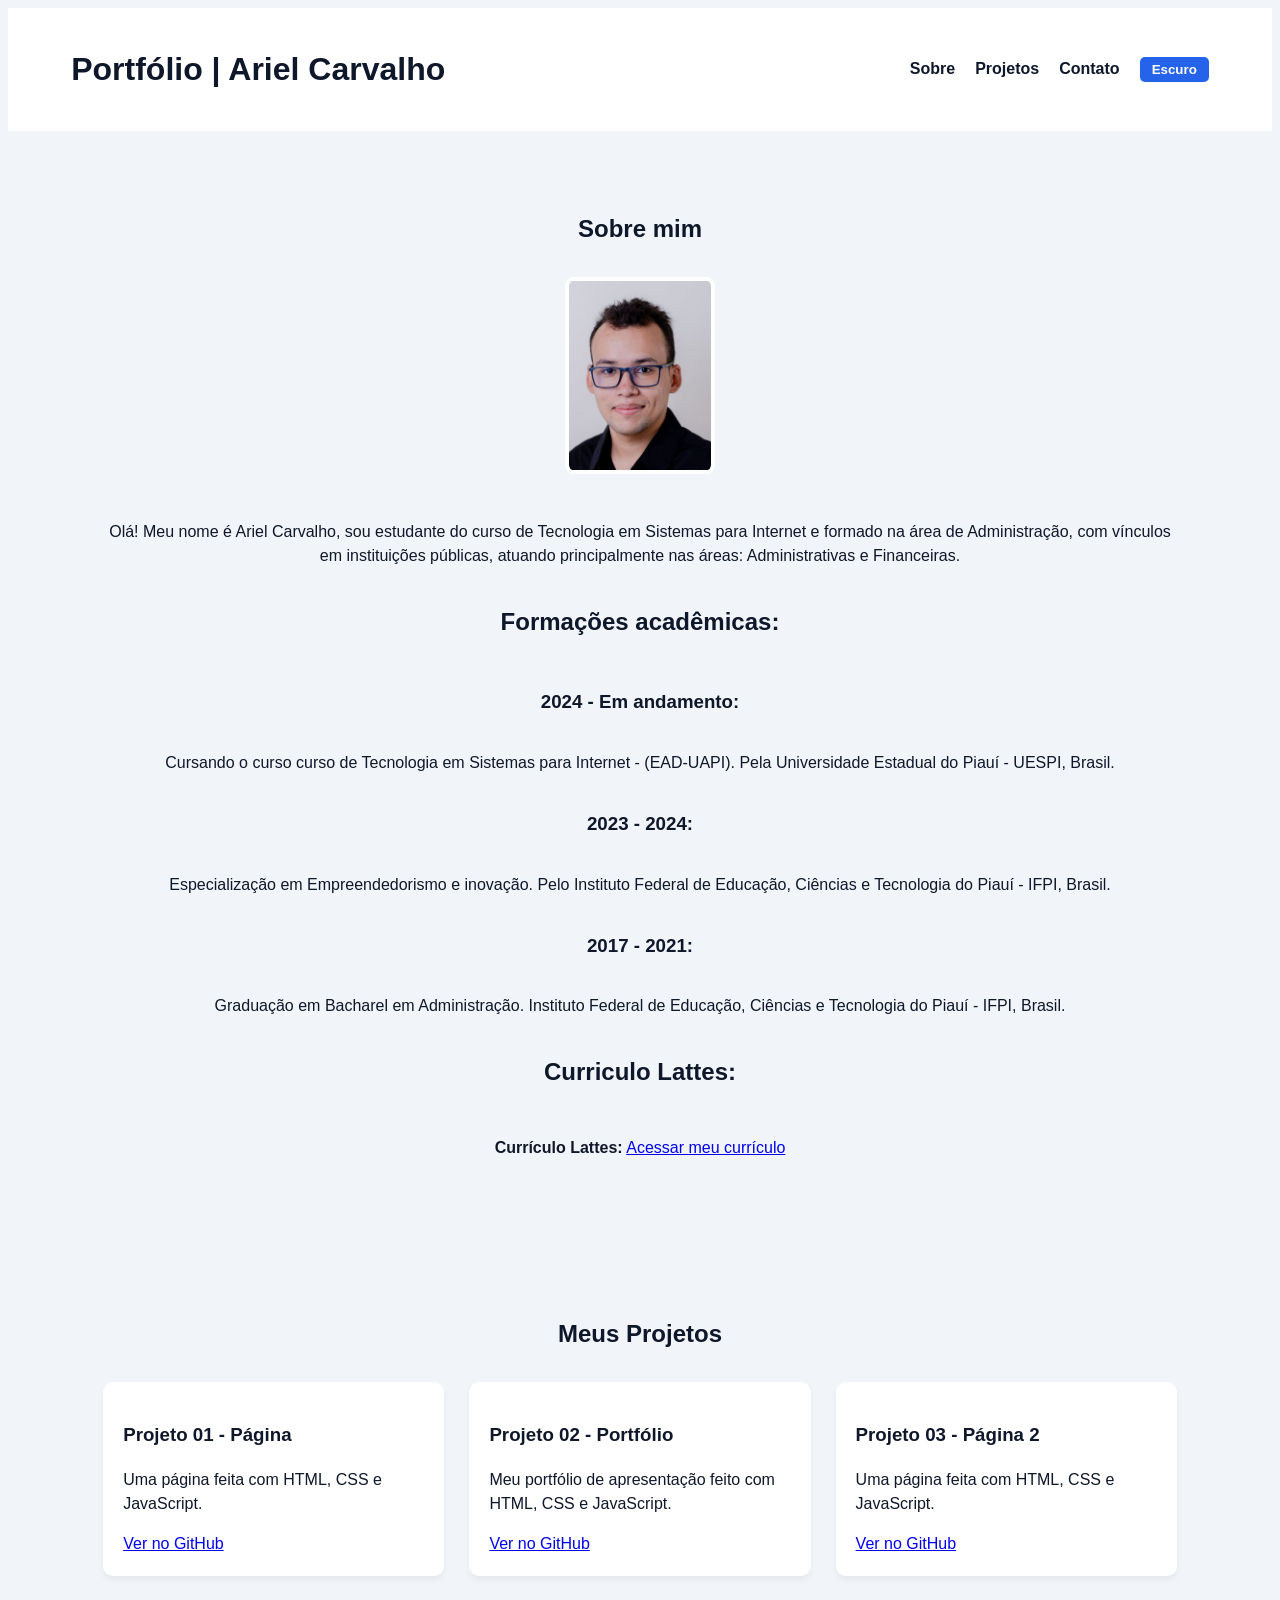
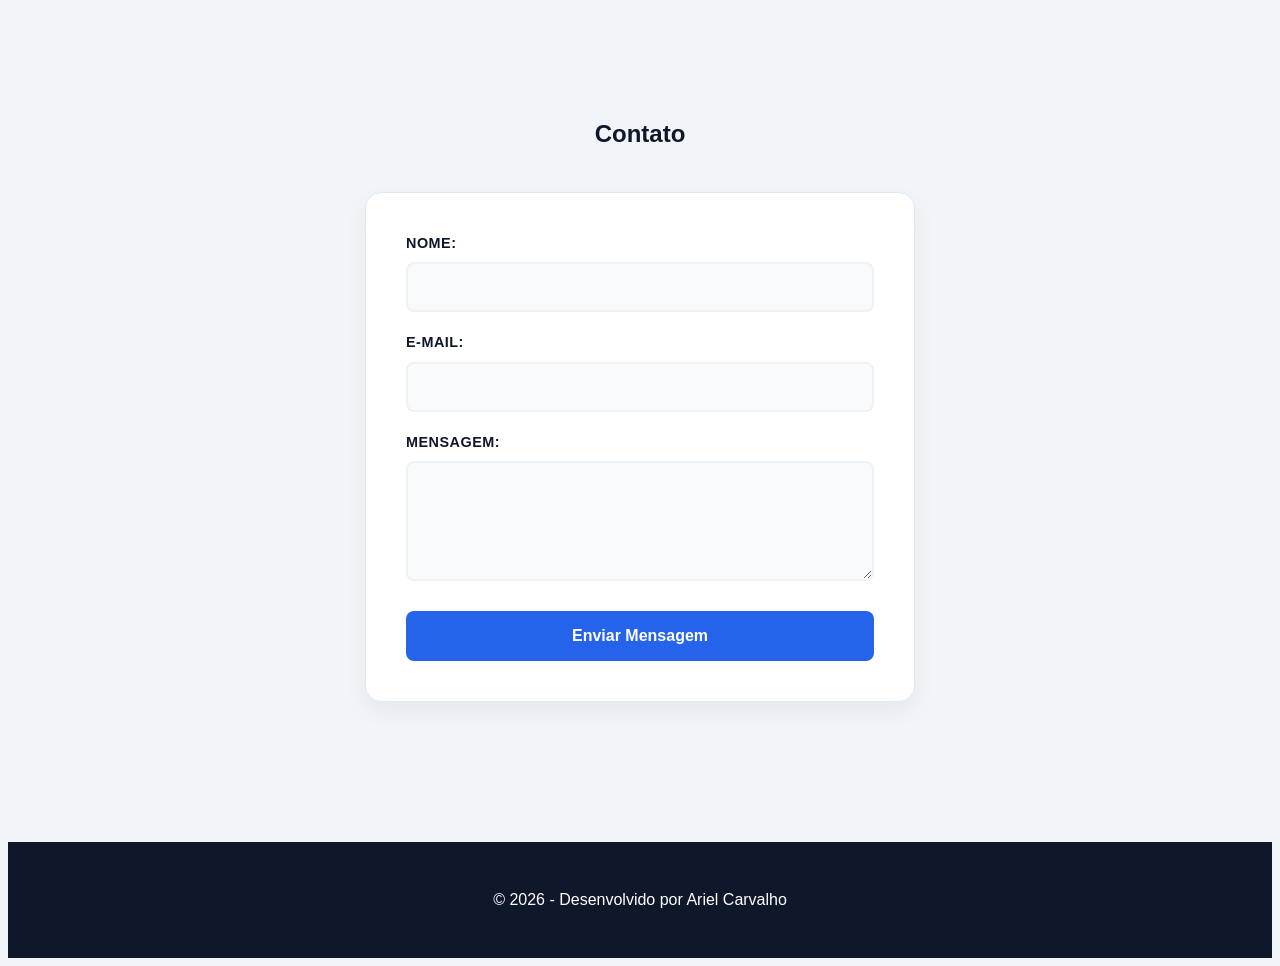
<file: index.html>
<!DOCTYPE html>
<html lang="pt-br">
<head>
    <meta charset="UTF-8">
    <meta name="viewport" content="width=device-width, initial-scale=1.0">
    <title>Portfólio | Ariel Carvalho</title>    
    <link rel="stylesheet" href="style12.css">
</head>
<body>
    <header>
        <h1>Portfólio | Ariel Carvalho</h1>
        <nav>
            <ul>
                <li><a href="#sobre">Sobre</a></li>
                <li><a href="#projetos">Projetos</a></li>
                <li><a href="#contato">Contato</a></li>
                <li><button id="btn-tema">Escuro</button></li>
            </ul>
        </nav>
    </header>

    <main>
        <section id="sobre">
            <h2>Sobre mim </h2>
            <img src="foto.jpg" alt="foto Ariel Carvalho">
            <p>Olá! Meu nome é Ariel Carvalho, sou estudante do curso de Tecnologia em Sistemas para Internet e formado na área de Administração, com vínculos em instituições públicas, atuando principalmente nas áreas: Administrativas e Financeiras.</p>

            <h2>Formações acadêmicas:</h2> 
            <h3>2024 - Em andamento:</h3><p>Cursando o curso curso de Tecnologia em Sistemas para Internet - (EAD-UAPI). Pela  Universidade Estadual do Piauí - UESPI, Brasil.</p>

            <h3>2023 - 2024:</h3><p>Especialização em Empreendedorismo e inovação. Pelo
Instituto Federal de Educação, Ciências e Tecnologia do Piauí - IFPI, Brasil.</p>

            <h3>2017 - 2021:</h3><p>Graduação em Bacharel em Administração.
Instituto Federal de Educação, Ciências e Tecnologia do Piauí - IFPI, Brasil.</p>

            <h2>Curriculo Lattes:</h2> 
                <p>
        <strong>Currículo Lattes:</strong> 
        <a href="https://buscatextual.cnpq.br/buscatextual/busca.do?metodo=apresentar" target="_blank">
            Acessar meu currículo
        </a>
    </p>
        </section>
       <section id="projetos">
            <h2>Meus Projetos</h2>
            <div class="card-projeto2"></div>

            <div class="projetos-container"></div>
        </section>

        <section id="contato">
            <h2>Contato</h2>
            <form action="#" method="post" id="meu-formulario">
                <div class="campo">
                    <label for="nome">Nome:</label>
                    <input type="text" id="nome" required>
                </div>
                <div class="campo">
                    <label for="email">E-mail:</label>
                    <input type="email" id="email" required>                
                </div>
                <div class="campo">
                    <label for="msg">Mensagem:</label>
                    <textarea id="msg"></textarea>
                </div>
                
                <button type="submit">Enviar Mensagem</button>
            </form>
        </section>
    </main>

    <footer>
        <p>&copy; 2026 - Desenvolvido por Ariel Carvalho</p>
    </footer>
    
    <script src="script12.js"></script>
</body>
</html>
</file>
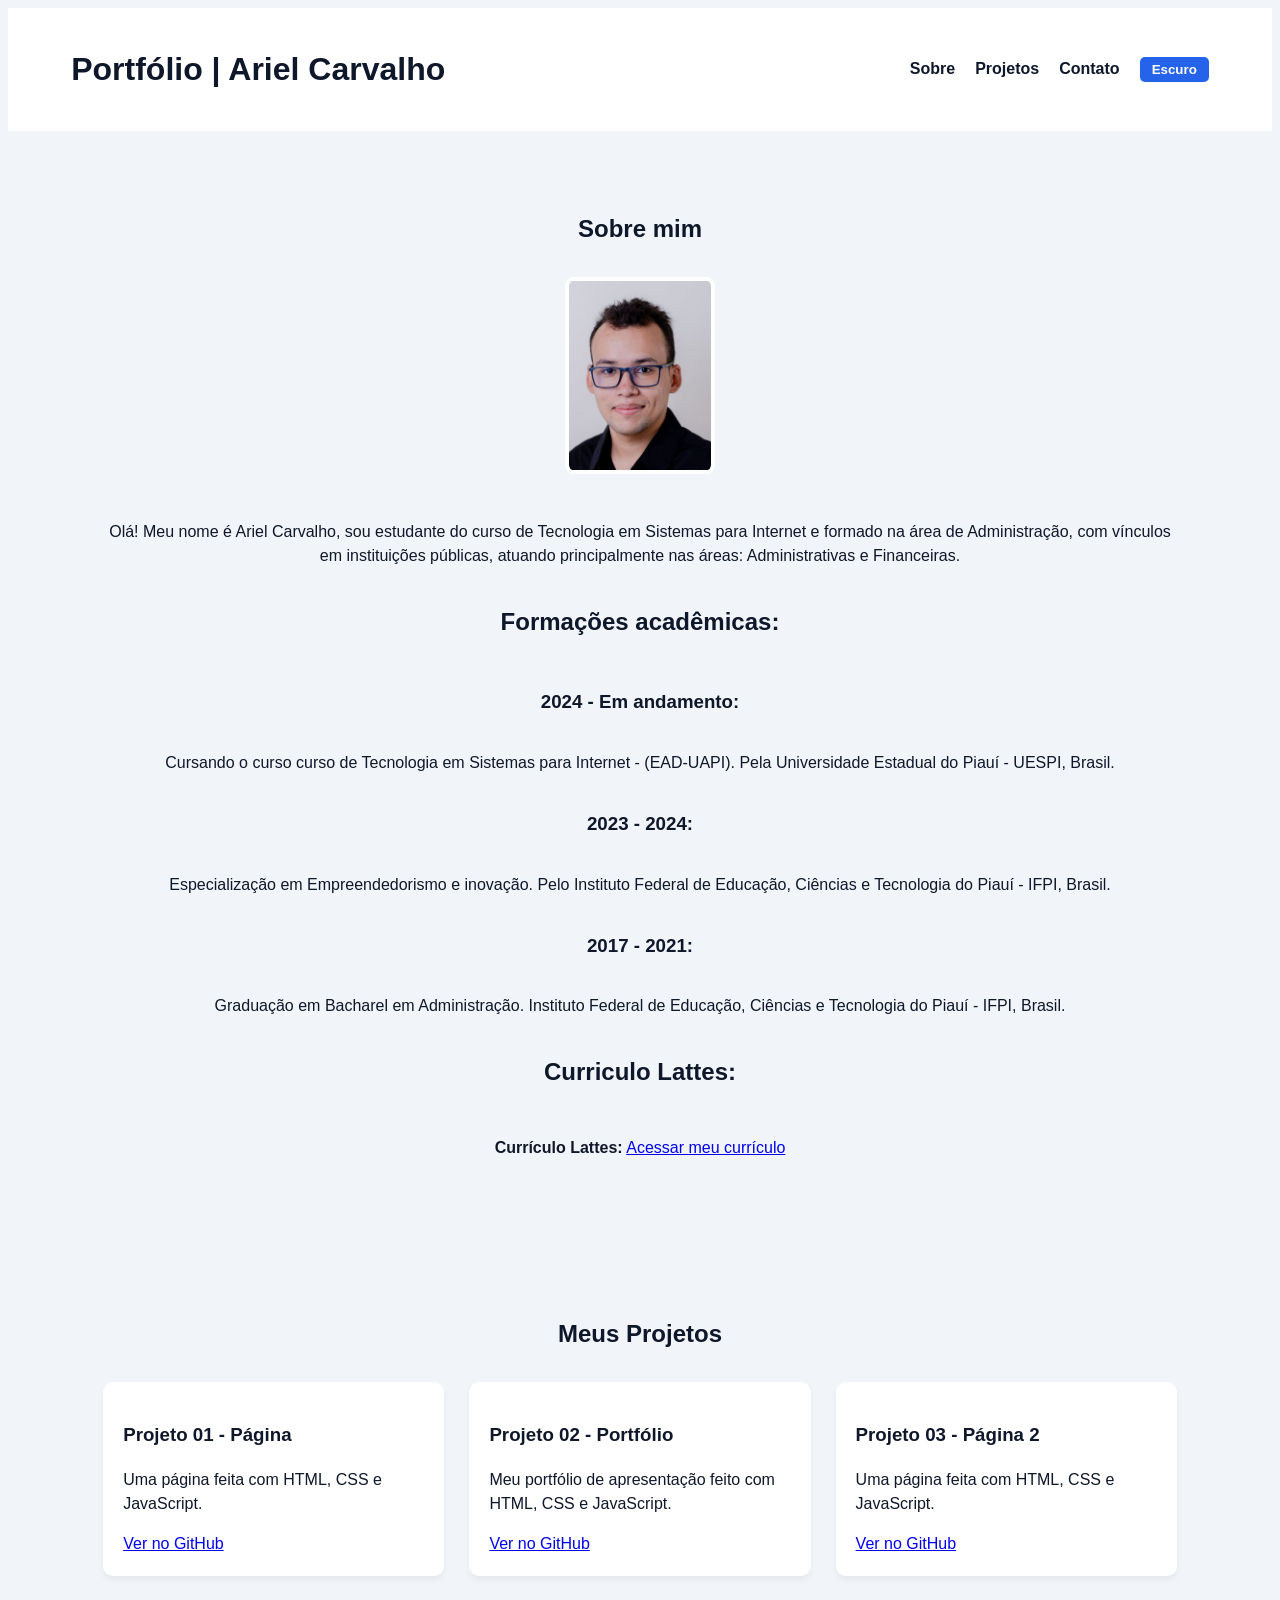
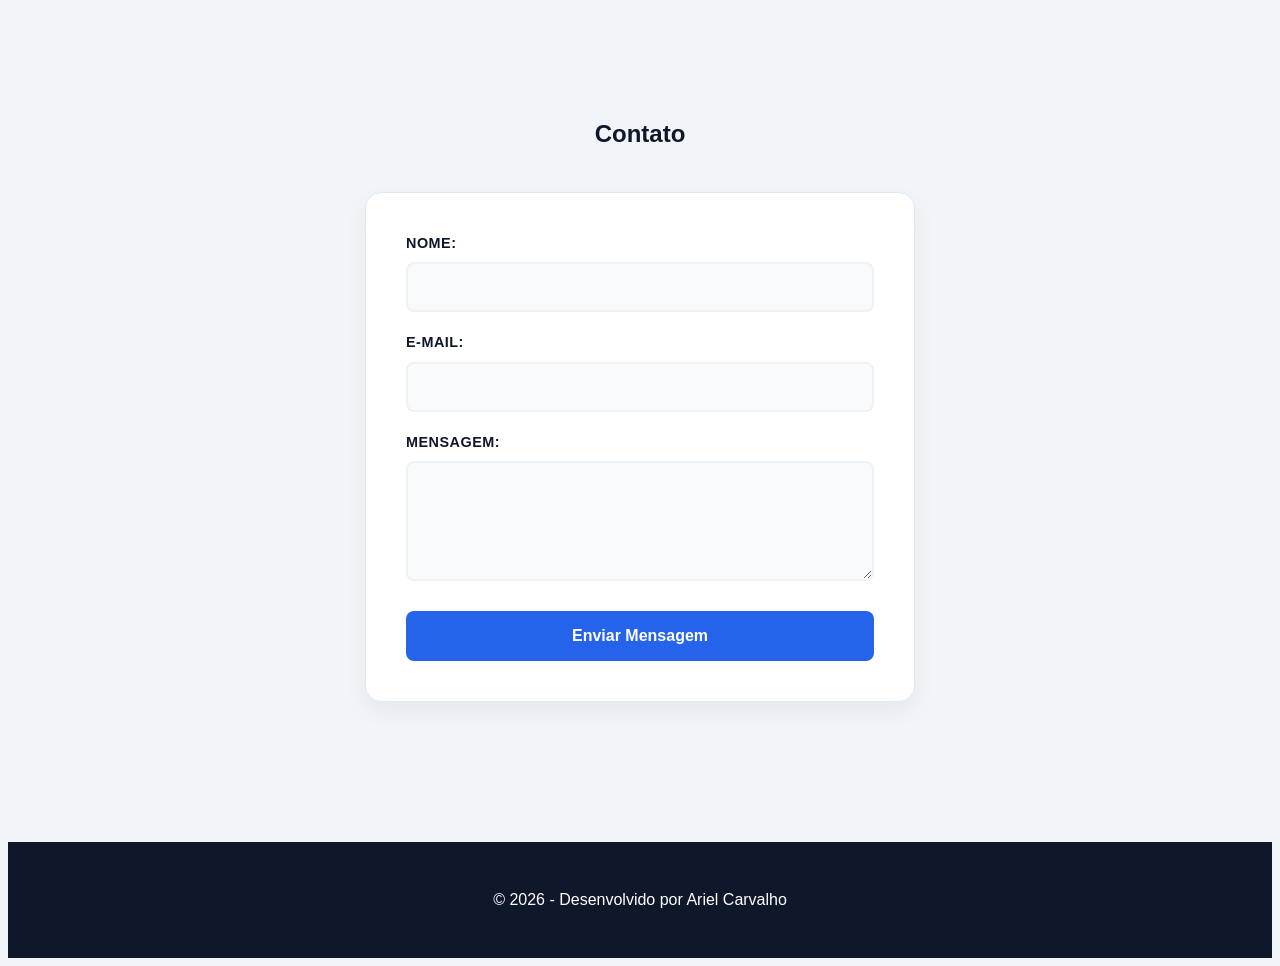
<file: html5.html>
<!DOCTYPE html>
<html lang="pt-br">
<head>
    <meta charset="UTF-8">
    <meta name="viewport" content="width=device-width, initial-scale=1.0">
    <title>Portfólio | Ariel Carvalho</title>    
    <link rel="stylesheet" href="style12.css">
</head>
<body>
    <header>
        <h1>Portfólio | Ariel Carvalho</h1>
        <nav>
            <ul>
                <li><a href="#sobre">Sobre</a></li>
                <li><a href="#projetos">Projetos</a></li>
                <li><a href="#contato">Contato</a></li>
                <li><button id="btn-tema">Escuro</button></li>
            </ul>
        </nav>
    </header>

    <main>
        <section id="sobre">
            <h2>Sobre mim </h2>
            <img src="foto.jpg" alt="foto Ariel Carvalho">
            <p>Olá! Meu nome é Ariel Carvalho, sou estudante do curso de Tecnologia em Sistemas para Internet e formado na área de Administração, com vínculos em instituições públicas, atuando principalmente nas áreas: Administrativas e Financeiras.</p>

            <h2>Formações acadêmicas:</h2> 
            <h3>2024 - Em andamento:</h3><p>Cursando o curso curso de Tecnologia em Sistemas para Internet - (EAD-UAPI). Pela  Universidade Estadual do Piauí - UESPI, Brasil.</p>

            <h3>2023 - 2024:</h3><p>Especialização em Empreendedorismo e inovação. Pelo
Instituto Federal de Educação, Ciências e Tecnologia do Piauí - IFPI, Brasil.</p>

            <h3>2017 - 2021:</h3><p>Graduação em Bacharel em Administração.
Instituto Federal de Educação, Ciências e Tecnologia do Piauí - IFPI, Brasil.</p>

            <h2>Curriculo Lattes:</h2> 
                <p>
        <strong>Currículo Lattes:</strong> 
        <a href="https://buscatextual.cnpq.br/buscatextual/busca.do?metodo=apresentar" target="_blank">
            Acessar meu currículo
        </a>
    </p>
        </section>
       <section id="projetos">
            <h2>Meus Projetos</h2>
            <div class="card-projeto2"></div>

            <div class="projetos-container"></div>
        </section>

        <section id="contato">
            <h2>Contato</h2>
            <form action="#" method="post" id="meu-formulario">
                <div class="campo">
                    <label for="nome">Nome:</label>
                    <input type="text" id="nome" required>
                </div>
                <div class="campo">
                    <label for="email">E-mail:</label>
                    <input type="email" id="email" required>                
                </div>
                <div class="campo">
                    <label for="msg">Mensagem:</label>
                    <textarea id="msg"></textarea>
                </div>
                
                <button type="submit">Enviar Mensagem</button>
            </form>
        </section>
    </main>

    <footer>
        <p>&copy; 2026 - Desenvolvido por Ariel Carvalho</p>
    </footer>
    
    <script src="script12.js"></script>
</body>
</html>
</file>
<file: style12.css>
:root {
    --primary-color: #2563eb;
    --dark-color: #0f172a;   
    --light-bg: #f1f5f9;
    --white: #ffffff;        
}

* {
    margin: -1;
    padding: 0;
    box-sizing: border-box; 
}

body {
    font-family: 'Segoe UI', sans-serif;
    line-height: 1.5;
    background-color: var(--light-bg);
    color: var(--dark-color);
}

header {
    background-color: var(--white);
    padding: 1rem 5%;
    display: flex;
    justify-content: space-between; 
    align-items: center;
}

nav ul {
    display: flex;       
    list-style: none;    
    gap: 20px;           
}

nav a {
    text-decoration: none;
    color: var(--dark-color);
    font-weight: 600;
}

section {
    padding: 60px 5%;
    max-width: 1200px;
    margin: 0 auto; 
}

#sobre {
    display: flex;          
    flex-direction: column; 
    align-items: center;    
    text-align: center;

}
    #sobre img {
    width: 150px;
    height: auto; /* mantém proporção */
    border-radius: 05%;
    margin-bottom: 30px;
    border: 4px solid var(--white);
}

h2 {
    text-align: center; 
    margin-bottom: 30px;
}

.projetos-container {
    display: flex;            
    flex-wrap: wrap;          
    justify-content: center;  
    gap: 25px;                
    margin-top: 30px;
}

.card-projeto {
    background: var(--white);
    padding: 20px;
    border-radius: 10px;
    box-shadow: 0 4px 6px rgba(0,0,0,0.05);    
    flex: 1 1 300px;    
    max-width: 400px;
}

form {
    background-color: var(--white);
    padding: 40px;
    border-radius: 16px;      
    max-width: 550px;
    margin: 40px auto;        
    display: flex;            
    flex-direction: column;   
    box-shadow: 0 10px 25px rgba(0,0,0,0.05);
    border: 1px solid #e2e8f0;
}

#contato h2 {
    margin-bottom: 30px;
    color: var(--dark-color);
}

.campo {
    display: flex;
    flex-direction: column;
    margin-bottom: 20px;       
}

form label {
    font-size: 0.9rem;
    font-weight: 600;
    margin-bottom: 8px;
    text-transform: uppercase;
    letter-spacing: 0.5px;
}

form input, form textarea {
    padding: 14px;
    border: 2px solid #edf2f7;
    border-radius: 8px;
    font-family: inherit;
    font-size: 1rem;
    background-color: #f8fafc;
}

form textarea {
    resize: vertical;
    min-height: 120px;
}

form button {
    margin-top: 10px;
    padding: 16px;
    background-color: var(--primary-color);
    color: white;
    border: none;
    border-radius: 8px;
    font-size: 1rem;
    font-weight: 700;
}

form button:hover {
    background-color: #1e926f;
    box-shadow: 0 4px 12px rgba(37, 99, 235, 0.2);
}

footer {
    text-align: center;
    padding: 30px;
    background-color: var(--dark-color);
    color: white;
    margin-top: 40px;
}

@media (max-width: 768px) {
    header {
        flex-direction: column; 
        padding: 1rem;
    }

    nav ul {
        margin-top: 15px;
        gap: 15px;
    }

    .card-projeto {
        flex-basis: 100%; 
    }
}

#btn-tema {
    padding: 5px 12px;
    cursor: pointer;
    background-color: var(--primary-color);
    color: white;
    border: none;
    border-radius: 5px;
    font-weight: bold;
}

body.dark-theme {
    --light-bg: #0f172a;   
    --dark-color: #f1f5f9;  
    --white: #1e293b;      
    --primary-color: #3b82f6; 
}

body.dark-theme footer {
    background-color: #020617;
    color: #f1f5f9;           
}
</file>
